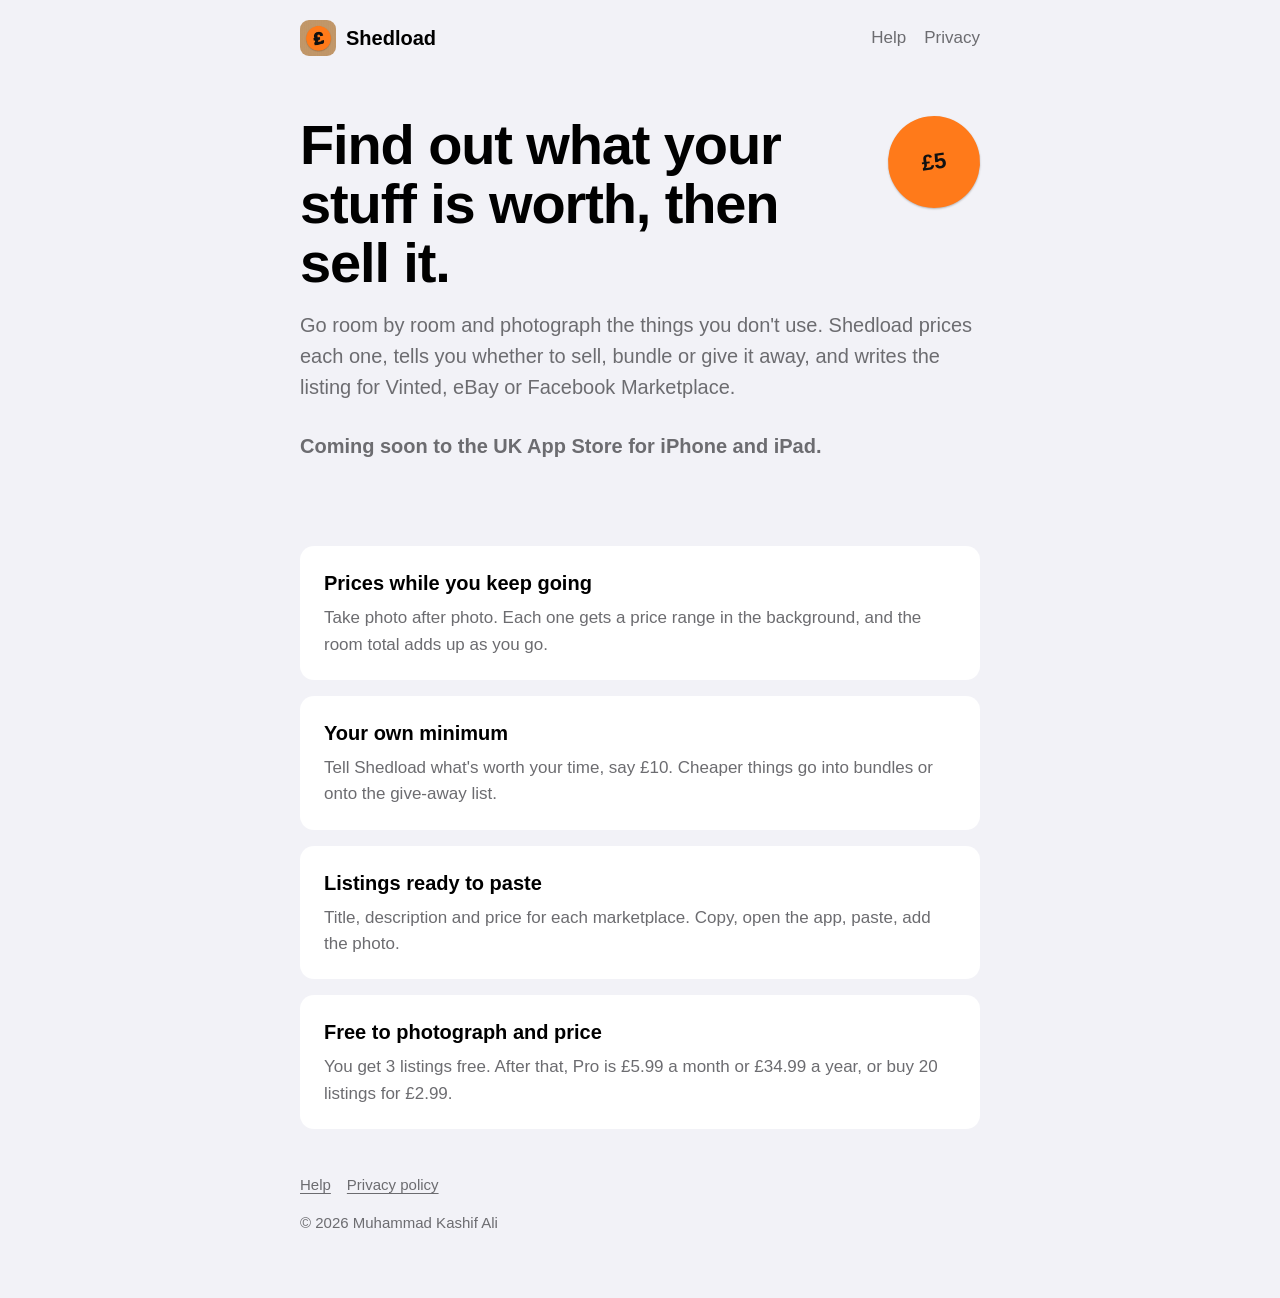
<file: index.html>
<!doctype html>
<html lang="en-GB">
<head>
<meta charset="utf-8">
<meta name="viewport" content="width=device-width, initial-scale=1">
<title>Shedload: declutter and sell</title>
<meta name="description" content="Photograph the things you don't use. Shedload prices them and writes listings for Vinted, eBay and Facebook Marketplace.">
<link rel="icon" href="icon.png">
<link rel="apple-touch-icon" href="apple-touch-icon.png">
<link rel="stylesheet" href="style.css">
</head>
<body>
<header class="site"><div class="wrap">
  <a class="brand" href="./"><img src="icon.png" alt="">Shedload</a>
  <nav><a href="support.html">Help</a><a href="privacy.html">Privacy</a></nav>
</div></header>
<main class="wrap">
  <section class="hero">
    <span class="sticker" aria-hidden="true">£5</span>
    <h1>Find out what your stuff is worth, then sell it.</h1>
    <p>Go room by room and photograph the things you don't use. Shedload prices each one, tells you whether to sell, bundle or give it away, and writes the listing for Vinted, eBay or Facebook Marketplace.</p>
    <p><strong>Coming soon to the UK App Store for iPhone and iPad.</strong></p>
  </section>
  <div class="card"><h2>Prices while you keep going</h2><p>Take photo after photo. Each one gets a price range in the background, and the room total adds up as you go.</p></div>
  <div class="card"><h2>Your own minimum</h2><p>Tell Shedload what's worth your time, say £10. Cheaper things go into bundles or onto the give-away list.</p></div>
  <div class="card"><h2>Listings ready to paste</h2><p>Title, description and price for each marketplace. Copy, open the app, paste, add the photo.</p></div>
  <div class="card"><h2>Free to photograph and price</h2><p>You get 3 listings free. After that, Pro is £5.99 a month or £34.99 a year, or buy 20 listings for £2.99.</p></div>
</main>
<footer><div class="wrap">
  <a href="support.html">Help</a><a href="privacy.html">Privacy policy</a>
  <p>© 2026 Muhammad Kashif Ali</p>
</div></footer>
</body>
</html>
</file>
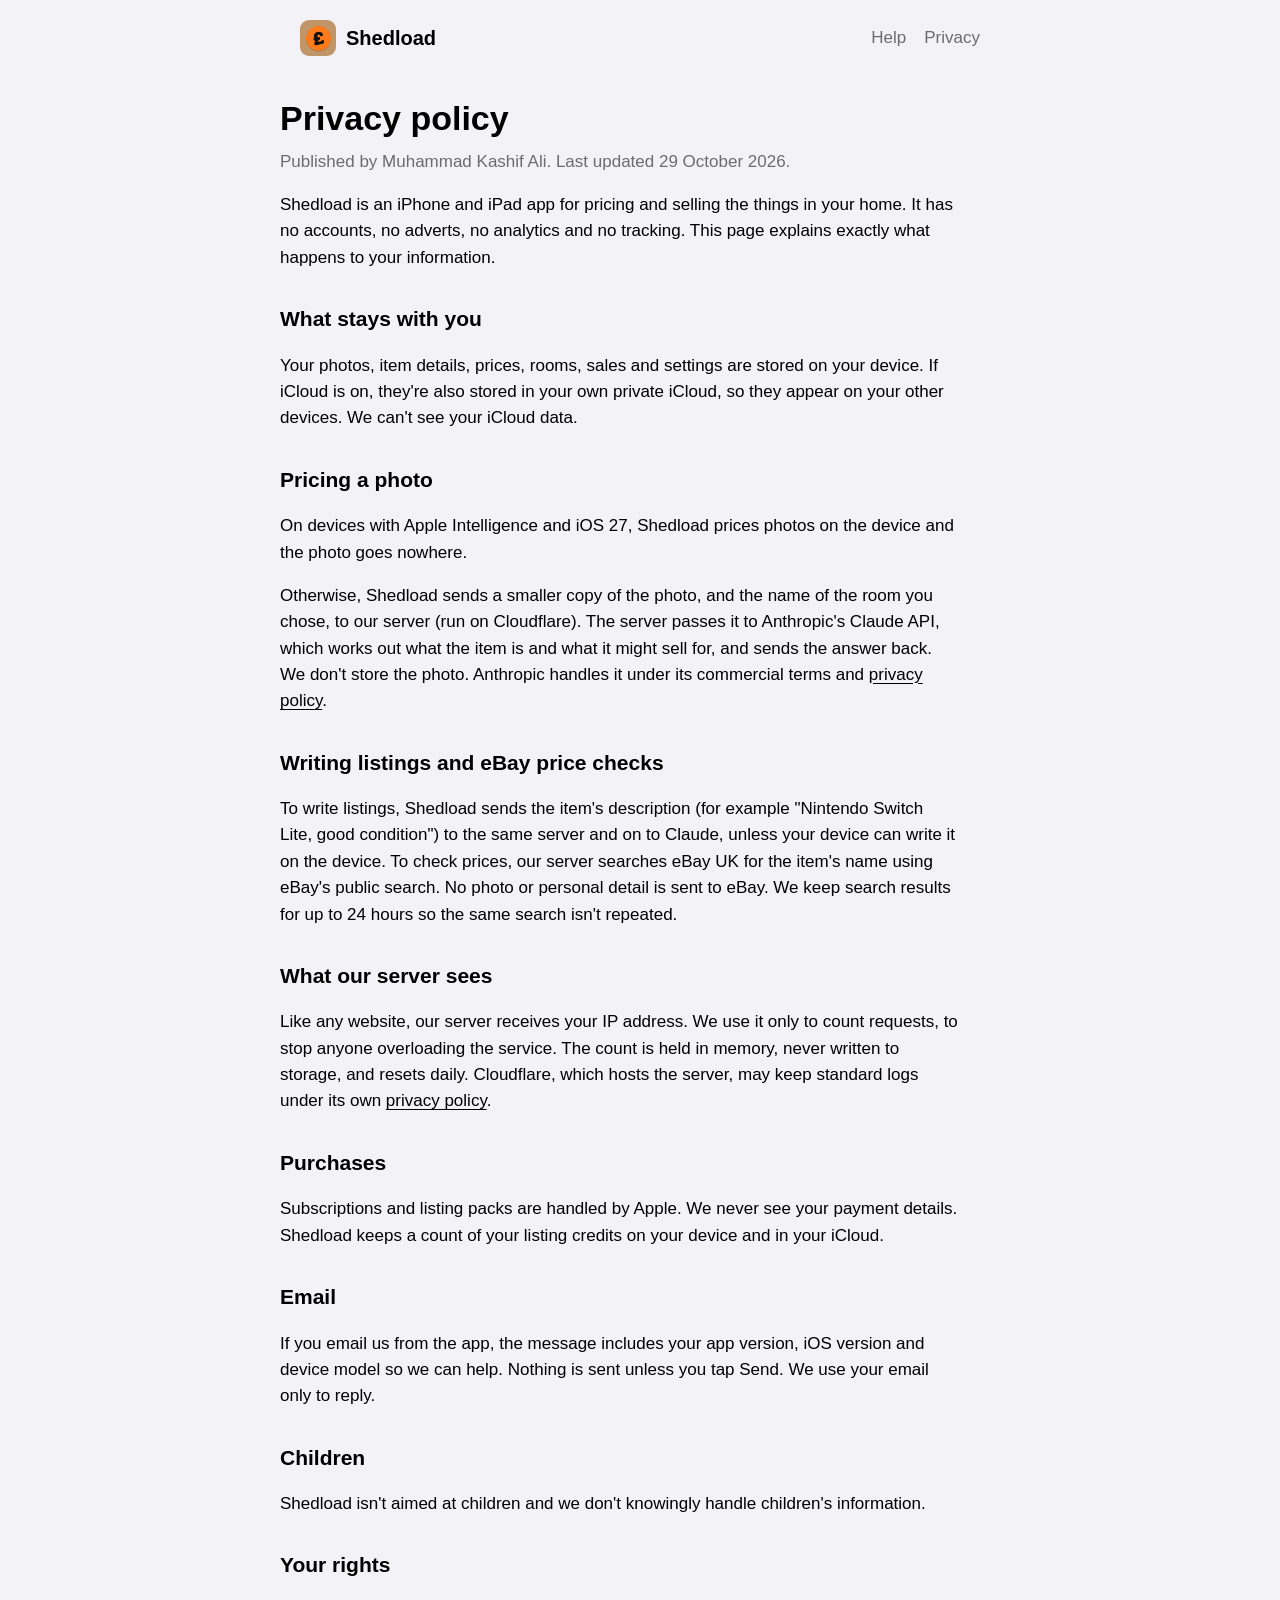
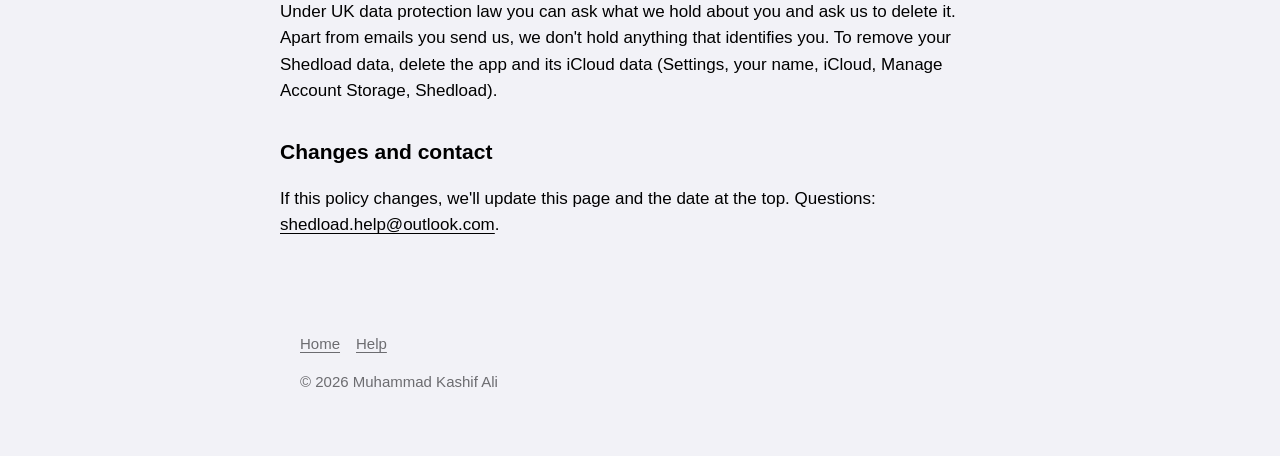
<file: privacy.html>
<!doctype html>
<html lang="en-GB">
<head>
<meta charset="utf-8">
<meta name="viewport" content="width=device-width, initial-scale=1">
<title>Shedload privacy policy</title>
<link rel="icon" href="icon.png">
<link rel="stylesheet" href="style.css">
</head>
<body>
<header class="site"><div class="wrap">
  <a class="brand" href="./"><img src="icon.png" alt="">Shedload</a>
  <nav><a href="support.html">Help</a><a href="privacy.html">Privacy</a></nav>
</div></header>
<main class="wrap text">
  <h1>Privacy policy</h1>
  <p class="meta">Published by Muhammad Kashif Ali. Last updated 29 October 2026.</p>

  <p>Shedload is an iPhone and iPad app for pricing and selling the things in your home. It has no accounts, no adverts, no analytics and no tracking. This page explains exactly what happens to your information.</p>

  <h2>What stays with you</h2>
  <p>Your photos, item details, prices, rooms, sales and settings are stored on your device. If iCloud is on, they're also stored in your own private iCloud, so they appear on your other devices. We can't see your iCloud data.</p>

  <h2>Pricing a photo</h2>
  <p>On devices with Apple Intelligence and iOS 27, Shedload prices photos on the device and the photo goes nowhere.</p>
  <p>Otherwise, Shedload sends a smaller copy of the photo, and the name of the room you chose, to our server (run on Cloudflare). The server passes it to Anthropic's Claude API, which works out what the item is and what it might sell for, and sends the answer back. We don't store the photo. Anthropic handles it under its commercial terms and <a href="https://www.anthropic.com/legal/privacy">privacy policy</a>.</p>

  <h2>Writing listings and eBay price checks</h2>
  <p>To write listings, Shedload sends the item's description (for example "Nintendo Switch Lite, good condition") to the same server and on to Claude, unless your device can write it on the device. To check prices, our server searches eBay UK for the item's name using eBay's public search. No photo or personal detail is sent to eBay. We keep search results for up to 24 hours so the same search isn't repeated.</p>

  <h2>What our server sees</h2>
  <p>Like any website, our server receives your IP address. We use it only to count requests, to stop anyone overloading the service. The count is held in memory, never written to storage, and resets daily. Cloudflare, which hosts the server, may keep standard logs under its own <a href="https://www.cloudflare.com/privacypolicy/">privacy policy</a>.</p>

  <h2>Purchases</h2>
  <p>Subscriptions and listing packs are handled by Apple. We never see your payment details. Shedload keeps a count of your listing credits on your device and in your iCloud.</p>

  <h2>Email</h2>
  <p>If you email us from the app, the message includes your app version, iOS version and device model so we can help. Nothing is sent unless you tap Send. We use your email only to reply.</p>

  <h2>Children</h2>
  <p>Shedload isn't aimed at children and we don't knowingly handle children's information.</p>

  <h2>Your rights</h2>
  <p>Under UK data protection law you can ask what we hold about you and ask us to delete it. Apart from emails you send us, we don't hold anything that identifies you. To remove your Shedload data, delete the app and its iCloud data (Settings, your name, iCloud, Manage Account Storage, Shedload).</p>

  <h2>Changes and contact</h2>
  <p>If this policy changes, we'll update this page and the date at the top. Questions: <a href="mailto:shedload.help@outlook.com">shedload.help@outlook.com</a>.</p>
</main>
<footer><div class="wrap">
  <a href="./">Home</a><a href="support.html">Help</a>
  <p>© 2026 Muhammad Kashif Ali</p>
</div></footer>
</body>
</html>
</file>
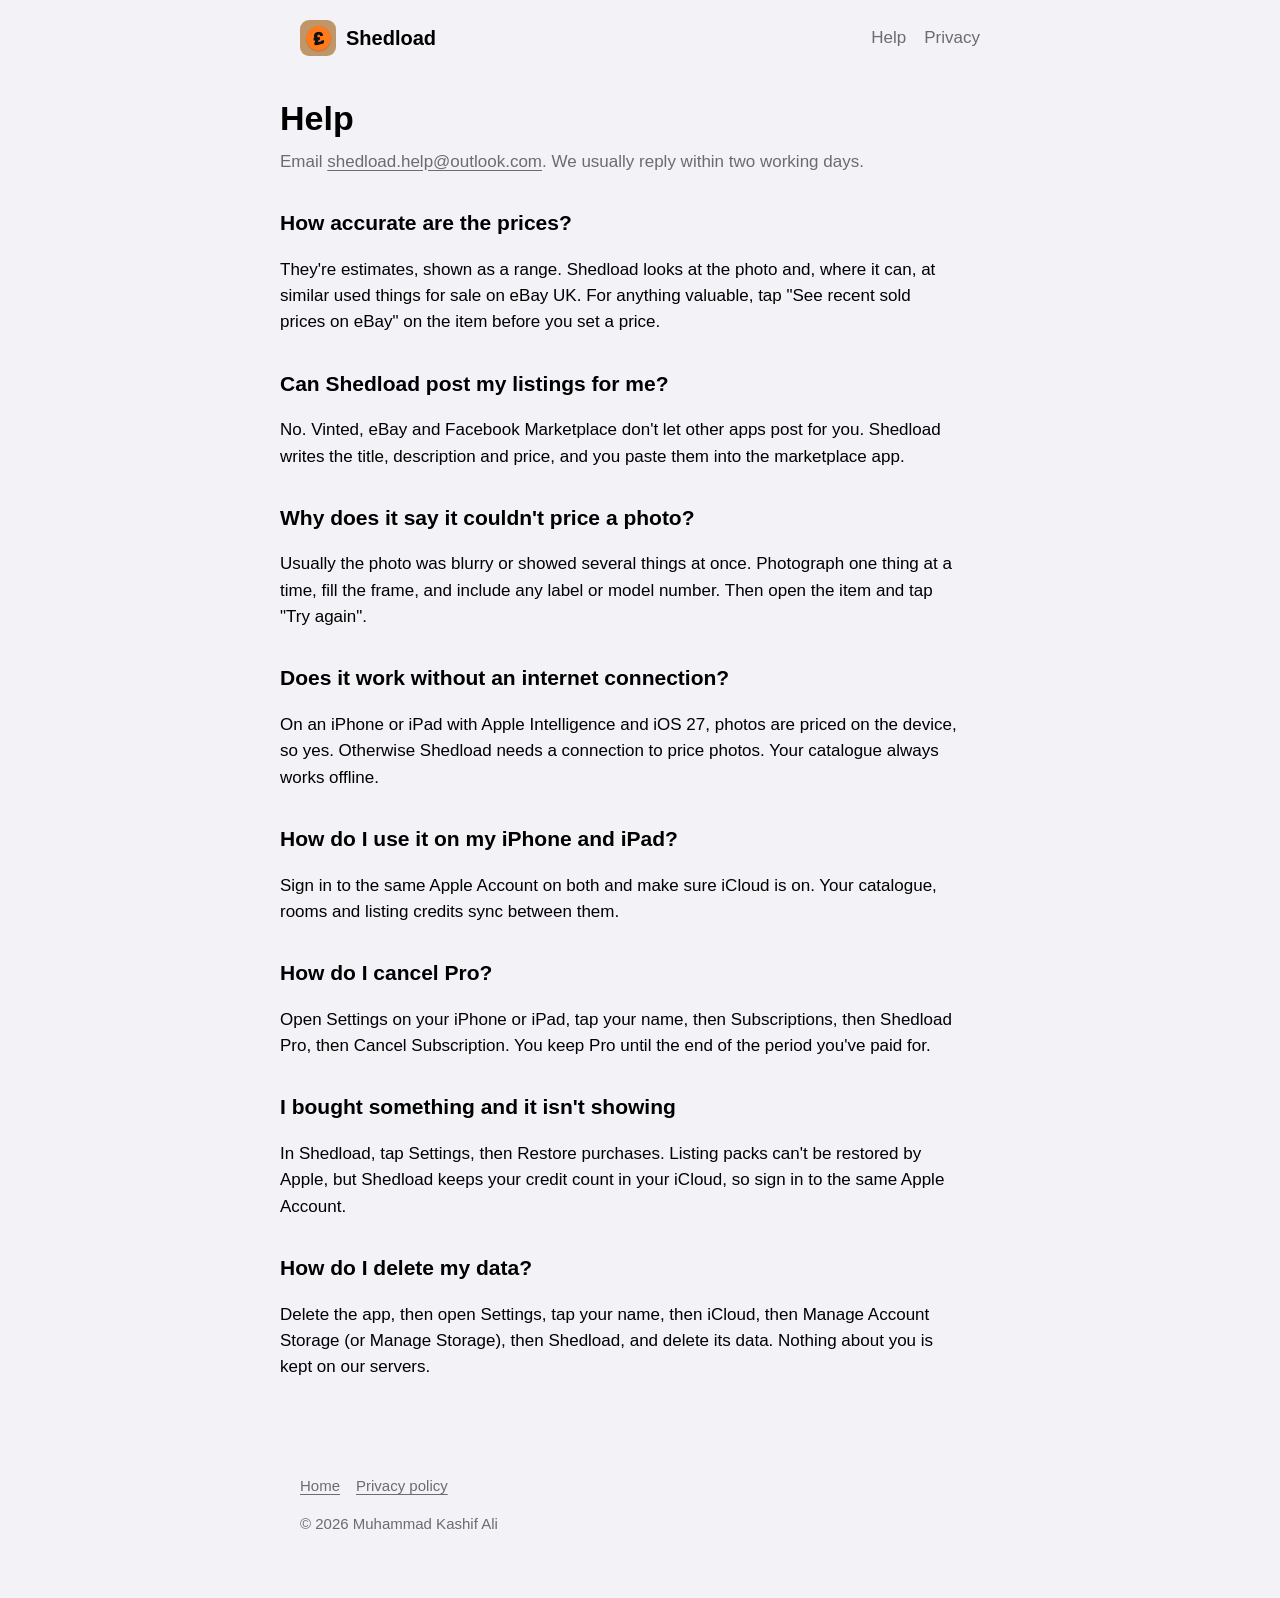
<file: support.html>
<!doctype html>
<html lang="en-GB">
<head>
<meta charset="utf-8">
<meta name="viewport" content="width=device-width, initial-scale=1">
<title>Shedload help</title>
<link rel="icon" href="icon.png">
<link rel="stylesheet" href="style.css">
</head>
<body>
<header class="site"><div class="wrap">
  <a class="brand" href="./"><img src="icon.png" alt="">Shedload</a>
  <nav><a href="support.html">Help</a><a href="privacy.html">Privacy</a></nav>
</div></header>
<main class="wrap text">
  <h1>Help</h1>
  <p class="meta">Email <a href="mailto:shedload.help@outlook.com">shedload.help@outlook.com</a>. We usually reply within two working days.</p>

  <h2>How accurate are the prices?</h2>
  <p>They're estimates, shown as a range. Shedload looks at the photo and, where it can, at similar used things for sale on eBay UK. For anything valuable, tap "See recent sold prices on eBay" on the item before you set a price.</p>

  <h2>Can Shedload post my listings for me?</h2>
  <p>No. Vinted, eBay and Facebook Marketplace don't let other apps post for you. Shedload writes the title, description and price, and you paste them into the marketplace app.</p>

  <h2>Why does it say it couldn't price a photo?</h2>
  <p>Usually the photo was blurry or showed several things at once. Photograph one thing at a time, fill the frame, and include any label or model number. Then open the item and tap "Try again".</p>

  <h2>Does it work without an internet connection?</h2>
  <p>On an iPhone or iPad with Apple Intelligence and iOS 27, photos are priced on the device, so yes. Otherwise Shedload needs a connection to price photos. Your catalogue always works offline.</p>

  <h2>How do I use it on my iPhone and iPad?</h2>
  <p>Sign in to the same Apple Account on both and make sure iCloud is on. Your catalogue, rooms and listing credits sync between them.</p>

  <h2>How do I cancel Pro?</h2>
  <p>Open Settings on your iPhone or iPad, tap your name, then Subscriptions, then Shedload Pro, then Cancel Subscription. You keep Pro until the end of the period you've paid for.</p>

  <h2>I bought something and it isn't showing</h2>
  <p>In Shedload, tap Settings, then Restore purchases. Listing packs can't be restored by Apple, but Shedload keeps your credit count in your iCloud, so sign in to the same Apple Account.</p>

  <h2>How do I delete my data?</h2>
  <p>Delete the app, then open Settings, tap your name, then iCloud, then Manage Account Storage (or Manage Storage), then Shedload, and delete its data. Nothing about you is kept on our servers.</p>
</main>
<footer><div class="wrap">
  <a href="./">Home</a><a href="privacy.html">Privacy policy</a>
  <p>© 2026 Muhammad Kashif Ali</p>
</div></footer>
</body>
</html>
</file>
<file: style.css>
:root {
  --bg: #f2f2f7;
  --surface: #ffffff;
  --ink: #000000;
  --soft: #6c6c70;
  --sticker: #ff7a1a;
  --sticker-ink: #111111;
  --kraft: #c49a6c;
  color-scheme: light dark;
}
@media (prefers-color-scheme: dark) {
  :root { --bg: #000000; --surface: #1c1c1e; --ink: #ffffff; --soft: #a1a1a6; }
}
* { box-sizing: border-box; }
body {
  margin: 0;
  background: var(--bg);
  color: var(--ink);
  font: 17px/1.55 -apple-system, BlinkMacSystemFont, "Segoe UI", Roboto, Helvetica, Arial, sans-serif;
}
a { color: inherit; text-underline-offset: 3px; }
a:focus-visible { outline: 3px solid var(--sticker); outline-offset: 3px; border-radius: 4px; }
.wrap { max-width: 720px; margin: 0 auto; padding: 0 20px; }
header.site { padding: 20px 0; }
header.site .wrap { display: flex; align-items: center; justify-content: space-between; gap: 16px; }
.brand { display: flex; align-items: center; gap: 10px; font-weight: 700; font-size: 20px; text-decoration: none; }
.brand img { width: 36px; height: 36px; border-radius: 9px; }
nav a { margin-left: 18px; color: var(--soft); text-decoration: none; }
nav a:hover { color: var(--ink); }
.hero { padding: 40px 0 56px; }
.hero h1 { font-size: clamp(36px, 7vw, 56px); line-height: 1.05; margin: 0 0 18px; letter-spacing: -0.02em; }
.hero p { font-size: 20px; color: var(--soft); max-width: 34em; margin: 0 0 28px; }
.sticker {
  display: inline-flex; align-items: center; justify-content: center;
  width: 92px; height: 92px; border-radius: 50%;
  background: var(--sticker); color: var(--sticker-ink);
  font: 800 22px/1 ui-rounded, "SF Pro Rounded", -apple-system, sans-serif;
  transform: rotate(-8deg); box-shadow: 0 1px 2px rgba(0,0,0,.25);
}
.hero .sticker { float: right; margin: 0 0 20px 20px; }
.button {
  display: inline-block; background: var(--ink); color: var(--bg);
  padding: 14px 22px; border-radius: 12px; font-weight: 600; text-decoration: none;
}
.card { background: var(--surface); border-radius: 14px; padding: 22px 24px; margin: 0 0 16px; }
.card h2 { font-size: 20px; margin: 0 0 6px; }
.card p { margin: 0; color: var(--soft); }
main.text { padding: 8px 0 48px; }
main.text h1 { font-size: 34px; margin: 8px 0 4px; }
main.text h2 { font-size: 21px; margin: 32px 0 6px; }
main.text p, main.text li { max-width: 40em; }
.meta { color: var(--soft); margin-top: 0; }
footer { color: var(--soft); font-size: 15px; padding: 28px 0 48px; }
footer a { margin-right: 16px; }
</file>
